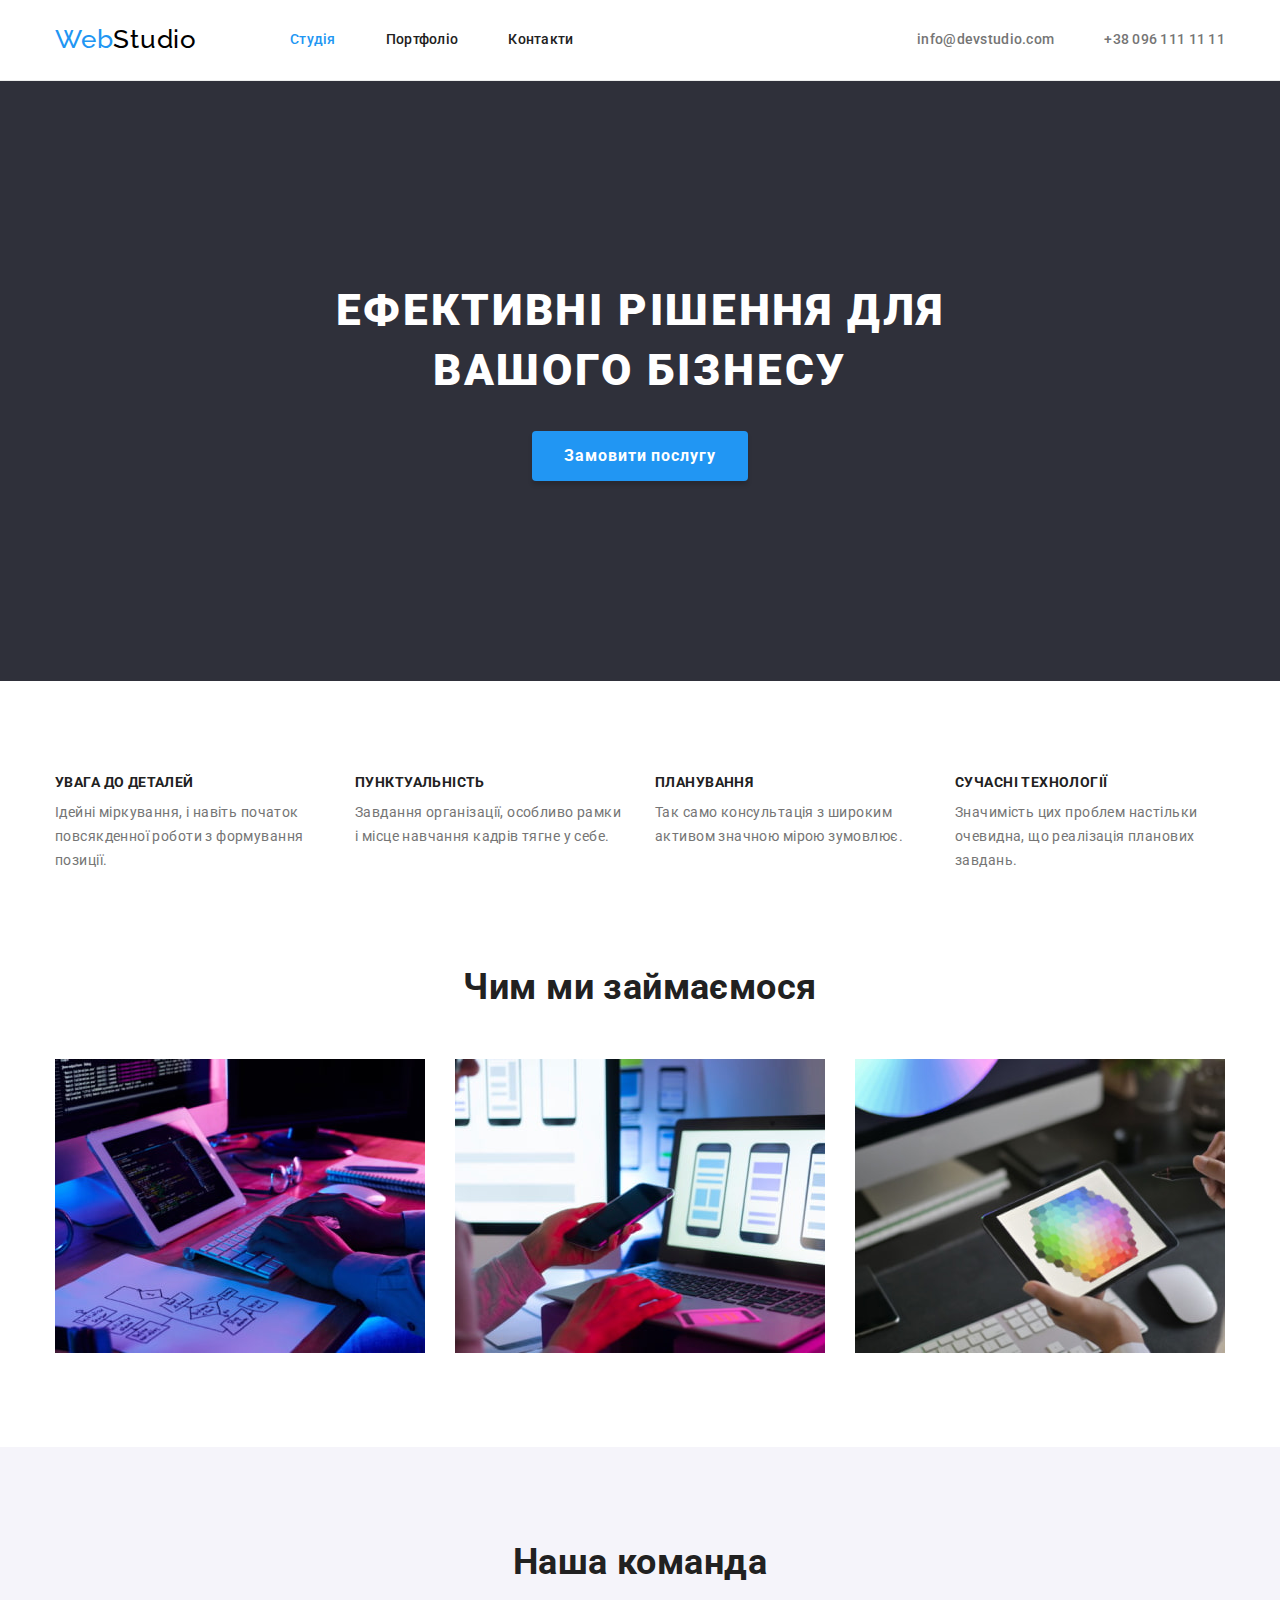
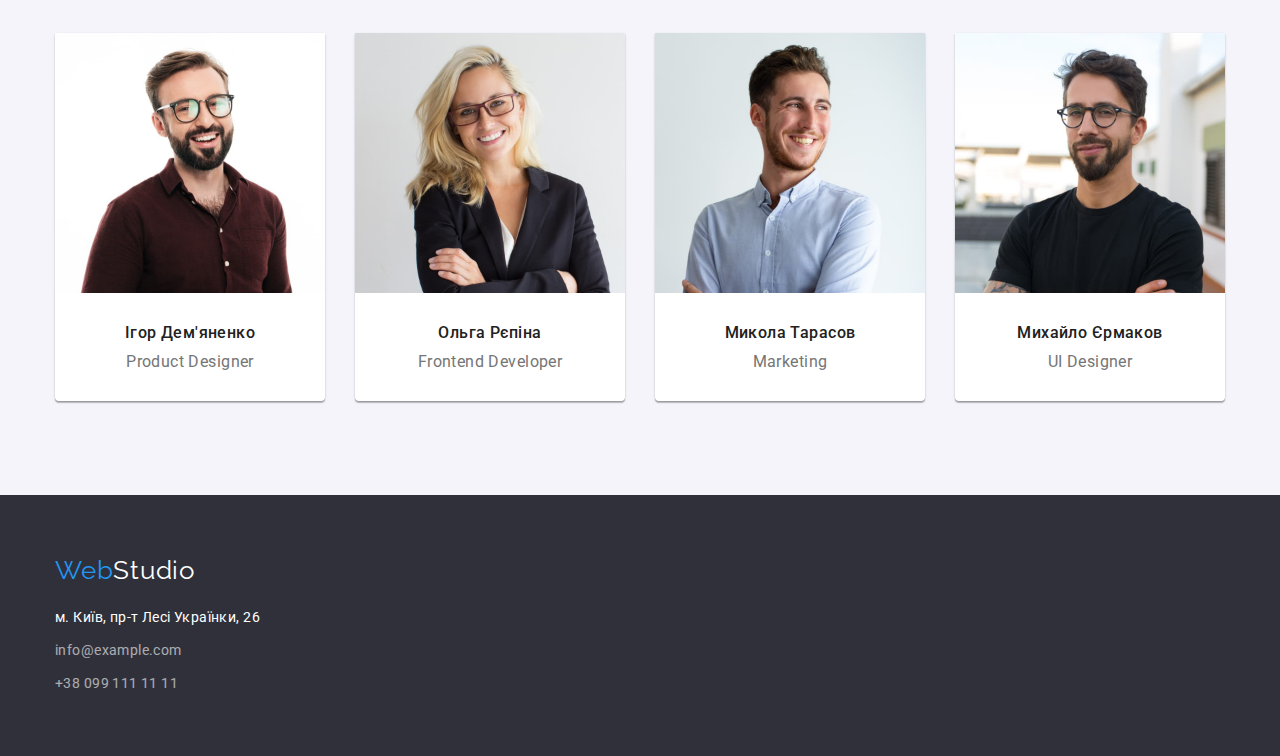
<file: index.html>
<!DOCTYPE html>
<html lang="uk">

<head>
    <meta charset="UTF-8">
    <meta http-equiv="X-UA-Compatible" content="IE=edge">
    <meta name="viewport" content="width=device-width, initial-scale=1.0">
    <title>WebStudio</title>
    <link rel="preconnect" href="https://fonts.googleapis.com">
    <link rel="preconnect" href="https://fonts.gstatic.com" crossorigin>
    <link href="https://fonts.googleapis.com/css2?family=Raleway:wght@700&family=Roboto:wght@400;500;700;900&display=swap" rel="stylesheet">
    <link rel="stylesheet" href="https://cdnjs.cloudflare.com/ajax/libs/modern-normalize/1.1.0/modern-normalize.min.css">
    <link rel="stylesheet" href="./css/styles.css">
</head>

<body>

    <header>

       <div class="container">
        <!-- Navigation -->
        <nav class="main-nav">
            <a href="./index.html" lang="en" class="logo"><span>Web</span>Studio</a>
            <ul class="list site-nav">
                <li><a href="./index.html" class="link current">Студія</a></li>
                <li><a href="./portfolio.html" class="link">Портфоліо</a></li>
                <li><a href="" class="link">Контакти</a></li>
            </ul>
        </nav>
        
        <!-- Contacts -->
        <ul class="list contact-list">
            <li><a href="mailto:info@devstudio.com" lang="en" class="link contact">info@devstudio.com</a></li>
            <li><a href="tel:+380961111111" class="link contact">+38 096 111 11 11</a></li>
        </ul>
       </div>

    </header>

    <main>

        <!-- Order a service -->
        <section class="order section">
            <div class="container">
                <h1 class="order-title">Ефективні рішення для вашого бізнесу</h1>
                <button type="button" class="primary-button">Замовити послугу</button>
            </div>
        </section>

        <!-- Our adventages -->
        <section class="adventage section">
           <div class="container">
            <h2 class="visually-hidden">Наші переваги</h2>
            <ul class="list adventage-list">
                <li>
                    <h3 class="adventage-title">УВАГА ДО ДЕТАЛЕЙ</h3>
                    <p class="adventage-desc">Ідейні міркування, і навіть початок повсякденної роботи з формування позиції.</p>
                </li>
                <li>
                    <h3 class="adventage-title">ПУНКТУАЛЬНІСТЬ</h3>
                    <p class="adventage-desc">Завдання організації, особливо рамки і місце навчання кадрів тягне у себе.</p>
                </li>
                <li>
                    <h3 class="adventage-title">ПЛАНУВАННЯ</h3>
                    <p class="adventage-desc">Так само консультація з широким активом значною мірою зумовлює.</p>
                </li>
                <li>
                    <h3 class="adventage-title">СУЧАСНІ ТЕХНОЛОГІЇ</h3>
                    <p class="adventage-desc">Значимість цих проблем настільки очевидна, що реалізація планових завдань.</p>
                </li>
            </ul>
           </div>
        </section>

        <!-- What we are doing -->
        <section class="work section">
           <div class="container">
            <h2 class="section-title">Чим ми займаємося</h2>
            <ul class="list work-list">
                <li>
                    <img src="./images/work/program-structure.jpg" alt="program-structure" width="370">
                </li>
                <li>
                    <img src="./images/work/flexibale-for-phone.jpg" alt="flexibale-for-phone" width="370">
                </li>
                <li>
                    <img src="./images/work/planshet-color.jpg" alt="planshet-color" width="370">
                </li>
            </ul>
           </div>
        </section>

        <!-- Our team -->
        <section class="team section">
            <div class="container">
                <h2 class="section-title">Наша команда</h2>
                <ul class="list team-list">
                    <li class="list-item">
                        <img src="./images/team/igor-demyanenko.jpg" alt="igor-demyanenko" width="270" class="hero-img">
                        <div class="team-info">
                            <h3 class="hero-title">Ігор Дем'яненко</h3>
                            <p class="hero-desc" lang="en">Product Designer</p>
                        </div>
                    </li>
                    <li class="list-item">
                        <img src="./images/team/olga-repina.jpg" alt="olga-repina" width="270" class="hero-img">
                        <div class="team-info">
                            <h3 class="hero-title">Ольга Рєпіна</h3>
                            <p class="hero-desc" lang="en">Frontend Developer</p>
                        </div>
                    </li>
                    <li class="list-item">
                        <img src="./images/team/nikolai-tarasov.jpg" alt="nikolai-tarasov" width="270" class="hero-img">
                        <div class="team-info">
                            <h3 class="hero-title">Микола Тарасов</h3>
                            <p class="hero-desc" lang="en">Marketing</p>
                        </div>
                    </li>
                    <li class="list-item">
                        <img src="./images/team/misha-ermakov.jpg" alt="misha-ermakov" width="270" class="hero-img">
                        <div class="team-info">
                            <h3 class="hero-title">Михайло Єрмаков</h3>
                            <p class="hero-desc" lang="en">UI Designer</p>
                        </div>
                    </li>
                </ul>
            </div>
        </section>
    </main>

    <footer class="footer">

        <div class="container">
            <!-- Address -->
            <a href="./index.html" lang="en" class="link logo"><span>Web</span>Studio</a>
            
            <address>
                <ul class="list">
                    <li class="address-item"><a href="" class="link">м. Київ, пр-т Лесі Українки, 26</a></li>
                    <li class="address-item"><a href="mailto:info@example.com" class="link contact">info@example.com</a></li>
                    <li class="address-item"><a href="tel:+380991111111" class="link contact">+38 099 111 11 11</a></li>
                </ul>
            </address>
        </div>
    </footer>

</body>

</html>
</file>
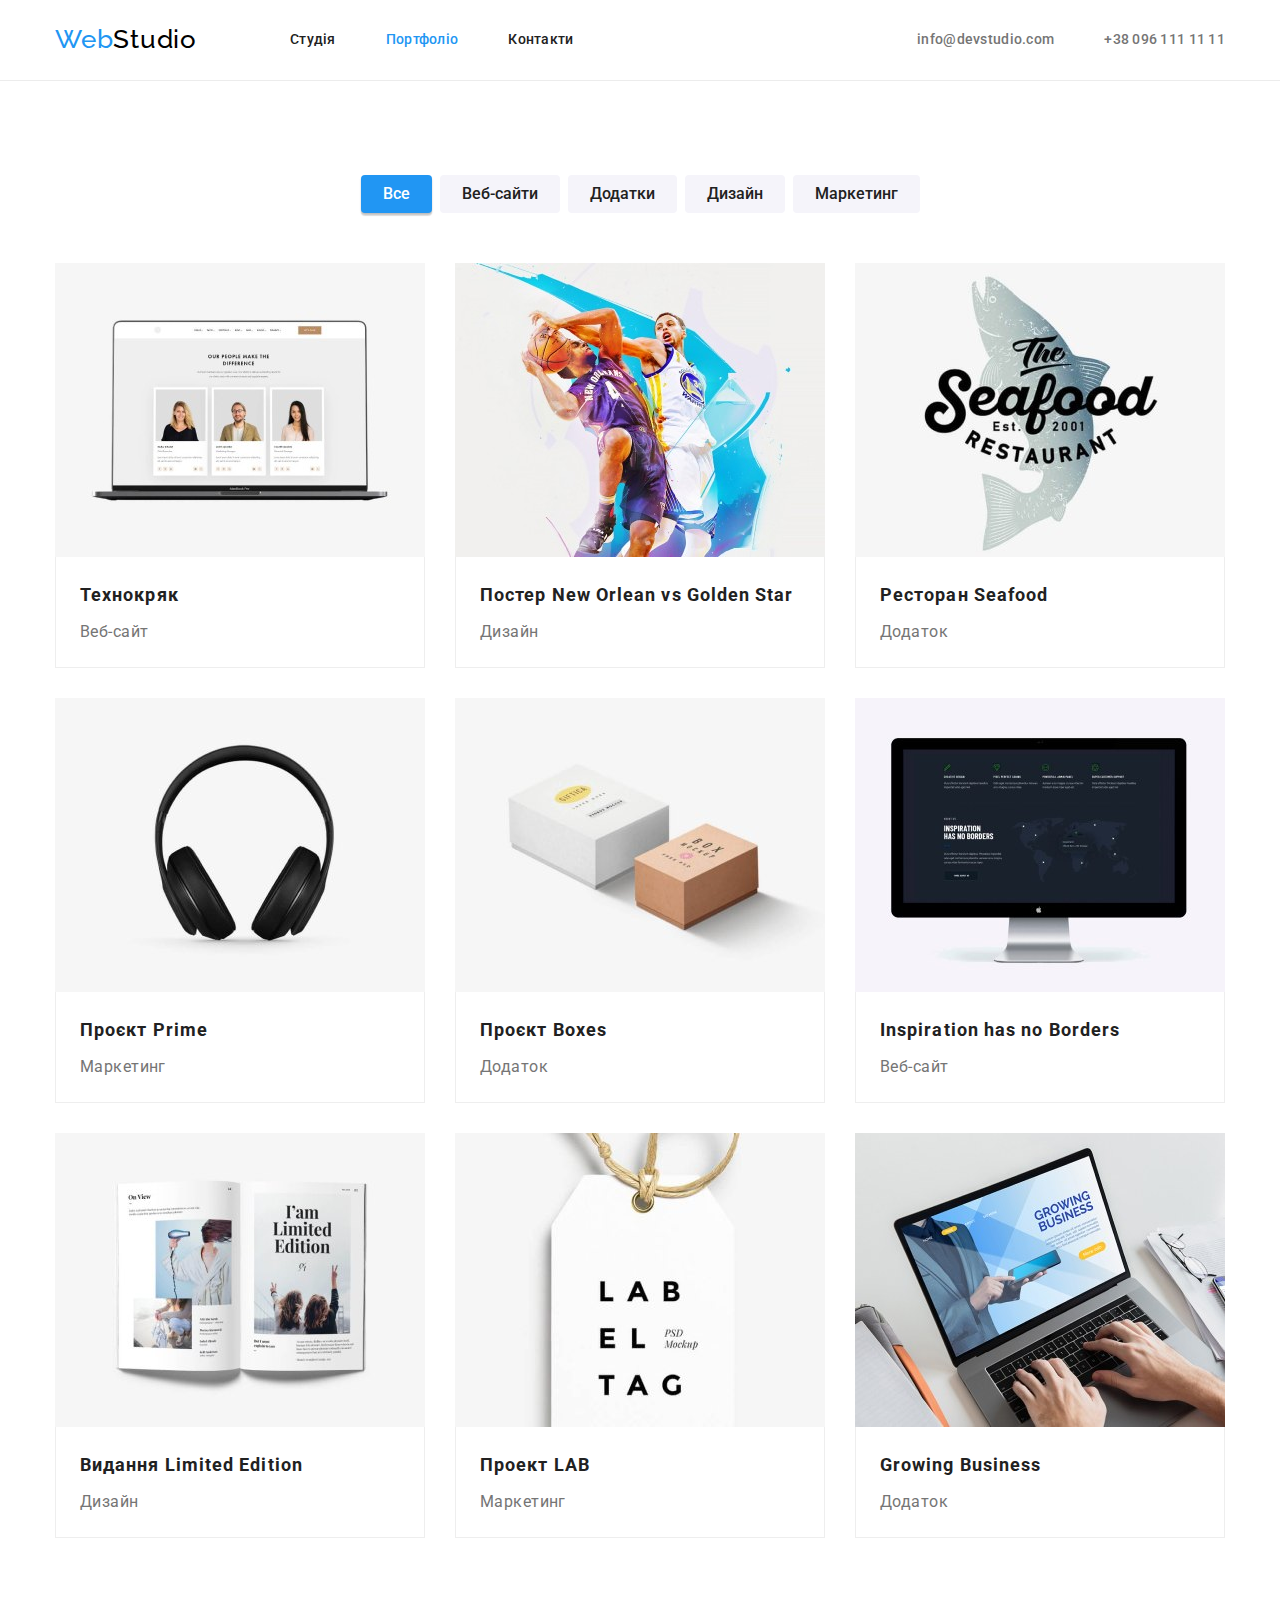
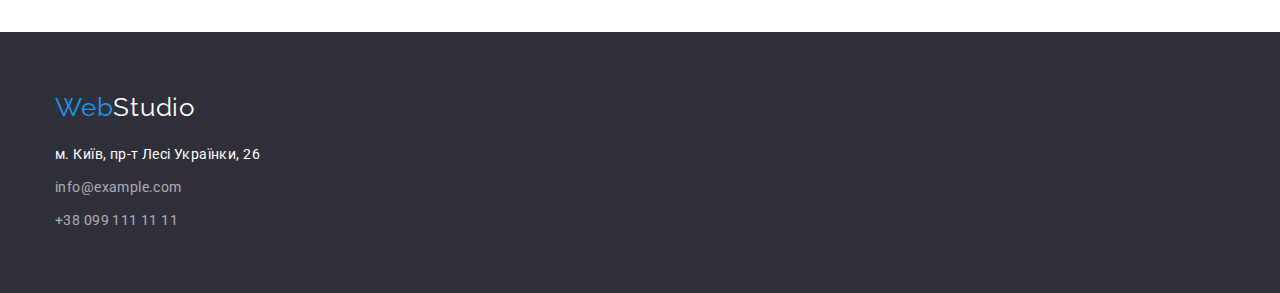
<file: portfolio.html>
<!DOCTYPE html>
<html lang="uk">

<head>
    <meta charset="UTF-8">
    <meta http-equiv="X-UA-Compatible" content="IE=edge">
    <meta name="viewport" content="width=device-width, initial-scale=1.0">
    <title>Portfolio</title>
    <link rel="preconnect" href="https://fonts.googleapis.com">
    <link rel="preconnect" href="https://fonts.gstatic.com" crossorigin>
    <link href="https://fonts.googleapis.com/css2?family=Raleway:wght@700&family=Roboto:wght@400;500;700;900&display=swap" rel="stylesheet">
    <link rel="stylesheet" href="https://cdnjs.cloudflare.com/ajax/libs/modern-normalize/1.1.0/modern-normalize.min.css">
    <link rel="stylesheet" href="./css/styles.css">
</head>

<body>

    <header>
    
        <div class="container">
            <!-- Navigation -->
            <nav class="main-nav">
                <a href="./index.html" lang="en" class="logo"><span>Web</span>Studio</a>
                <ul class="list site-nav">
                    <li><a href="./index.html" class="link">Студія</a></li>
                    <li><a href="./portfolio.html" class="link current">Портфоліо</a></li>
                    <li><a href="" class="link">Контакти</a></li>
                </ul>
            </nav>
    
            <!-- Contacts -->
            <ul class="list contact-list">
                <li><a href="mailto:info@devstudio.com" lang="en" class="link contact">info@devstudio.com</a></li>
                <li><a href="tel:+380961111111" class="link contact">+38 096 111 11 11</a></li>
            </ul>
        </div>
    
    </header>

    <main>
        <!-- Portfolio -->
        <section class="portfolio section">
        <div class="container">

                <h1 class="visually-hidden">Наші роботи</h1>
                <ul class="list button">
                    <li>
                        <button type="button" class="secondary-button current">Все</button>
                    </li>
                    <li>
                        <button type="button" class="secondary-button">Веб-сайти</button>
                    </li>
                    <li>
                        <button type="button" class="secondary-button">Додатки</button>
                    </li>
                    <li>
                        <button type="button" class="secondary-button">Дизайн</button>
                    </li>
                    <li>
                        <button type="button" class="secondary-button">Маркетинг</button>
                    </li>
                </ul>
                
                <ul class="list card-list">
                    <li class="card-item">
                        <img src="./images/portfolio/techno-kryak.jpg" alt="techno-kryak" width="370" class="card-img">
                        <div class="card-info">
                            <h2 class="card-title">Технокряк</h2>
                            <p class="card-desc">Веб-сайт</p>
                        </div>
                    </li>
                    <li class="card-item">
                        <img src="./images/portfolio/poster-no-vs-gs.jpg" alt="poster-no-vs-gs" width="370" class="card-img">
                        <div class="card-info">
                            <h2 class="card-title">Постер New Orlean vs Golden Star</h2>
                            <p class="card-desc">Дизайн</p>
                        </div>
                    </li>
                    <li class="card-item">
                        <img src="./images/portfolio/restaurant-seafood.jpg" alt="restaurant-seafood" width="370" class="card-img">
                        <div class="card-info">
                            <h2 class="card-title">Ресторан Seafood</h2>
                            <p class="card-desc">Додаток</p>
                        </div>
                    </li>
                    <li class="card-item">
                        <img src="./images/portfolio/project-prime.jpg" alt="project-prime" width="370" class="card-img">
                        <div class="card-info">
                            <h2 class="card-title">Проєкт Prime</h2>
                            <p class="card-desc">Маркетинг</p>
                        </div>
                    </li>
                    <li class="card-item">
                        <img src="./images/portfolio/project-boxes.jpg" alt="project-boxes" width="370" class="card-img">
                        <div class="card-info">
                            <h2 class="card-title">Проєкт Boxes</h2>
                            <p class="card-desc">Додаток</p>
                        </div>
                    </li>
                    <li class="card-item">
                        <img src="./images/portfolio/inspirarion-no-borders.jpg" alt="inspirarion-has-no-borders" width="370" class="card-img">
                        <div class="card-info">
                            <h2 class="card-title">Inspiration has no Borders</h2>
                            <p class="card-desc">Веб-сайт</p>
                        </div>
                    </li>
                    <li class="card-item">
                        <img src="./images/portfolio/limited-edition.jpg" alt="limited-edition" width="370" class="card-img">
                        <div class="card-info">
                            <h2 class="card-title">Видання Limited Edition</h2>
                            <p class="card-desc">Дизайн</p>
                        </div>
                    </li>
                    <li class="card-item">
                        <img src="./images/portfolio/project-lab.jpg" alt="project-lab" width="370" class="card-img">
                        <div class="card-info">
                            <h2 class="card-title">Проект LAB</h2>
                            <p class="card-desc">Маркетинг</p>
                        </div>
                    </li>
                    <li class="card-item">
                        <img src="./images/portfolio/growing-business.jpg" alt="growing-business" width="370" class="card-img">
                        <div class="card-info">
                            <h2 class="card-title">Growing Business</h2>
                            <p class="card-desc">Додаток</p>
                        </div>
                    </li>
                </ul>

        </div>
        </section>

    </main>

    <footer class="footer">
    
        <div class="container">
            <!-- Address -->
            <a href="./index.html" lang="en" class="link logo"><span>Web</span>Studio</a>
    
            <address>
                <ul class="list">
                    <li class="address-item"><a href="" class="link">м. Київ, пр-т Лесі Українки, 26</a></li>
                    <li class="address-item"><a href="mailto:info@example.com" class="link contact">info@example.com</a>
                    </li>
                    <li class="address-item"><a href="tel:+380991111111" class="link contact">+38 099 111 11 11</a></li>
                </ul>
            </address>
        </div>
    </footer>

</body>

</html>
</file>
<file: css/styles.css>
/* main color for text: #757575; */
/* main color for text in header: #212121; */
/* secondary color for text: #FFFFFF; */
/* color accent: #2196F3 */

/* main background color: #FFFFFF; */
/* secondary background color: #2F303A */
/* another background color: #F5F4FA */

/* common selectors */
:root {
    --primary-text-color: #757575;
    --title-text-color: #212121;
    --accent-color: #2196F3;
    --primary-white-color: #FFFFFF;
    --secondary-white-color: #F5F4FA;
    --secondary-background-color: #2F303A;
}

body {
    background-color: var(--primary-white-color);
    color: var(--primary-text-color);
    font-family: 'Roboto', sans-serif;
    letter-spacing: 0.03em;
    font-size: 14px;
}

.list {
    list-style: none;
    margin: 0;
    padding: 0;
}

.link {
    text-decoration: none;
}

.link.current {
    color: var(--accent-color);
}

.visually-hidden {
    position: absolute;
    width: 1px;
    height: 1px;
    margin: -1px;
    border: 0;
    padding: 0;
    white-space: nowrap;
    clip-path: inset(100%);
    clip: rect(0 0 0 0);
    overflow: hidden;
}

button {
    cursor: pointer;
}

.container {
    margin: 0 auto;
    width: 1200px;
    padding: 0 15px;
}

h1, h2, h3, h4, h5, h6 {
    margin: 0px;
}

p {
    margin: 0px;
}

.section {
    padding-top: 94px;
    padding-bottom: 94px;
}

/* HEADER */
header {
    font-weight: 500;
    line-height: 1.14;
    letter-spacing: 0.02em;
    border-bottom: 1px solid #ECECEC;
}

header .container {
    display: flex;
    align-items: center;
}

.main-nav {
    display: flex;
    align-items: center;
}

/* logo */
nav .logo {
    margin-right: 93px;

    text-decoration: none;
    color: #000000;
}

.logo span {
    color: var(--accent-color);
}

.logo {
    font-family: 'Raleway', sans-serif;
    font-size: 26px;
    line-height: 1.2;
    letter-spacing: 0.03em;
}

.site-nav {
    display: flex;
}

.site-nav li:not(:last-child) {
    margin-right: 50px;
}

/* links for pages */
nav .link {
    display: block;
    padding-top: 32px;
    padding-bottom: 32px;

    color: var(--title-text-color);
}

nav .link:hover,
nav .link:focus {
    color: var(--accent-color);
}

/* Contacts */
.contact-list {
    display: flex;
    margin-left: auto;
}

.contact-list .link {
    padding-top: 32px;
    padding-bottom: 32px;
}

.contact-list li:not(:last-child) {
    margin-right: 50px;
}

.contact {
    color: var(--primary-text-color);
}

.contact:hover,
.contact:focus {
    color: var(--accent-color);
}

/* MAIN */
/* Order a service */
.order {
    background-color: var(--secondary-background-color);
    padding-top: 200px;
    padding-bottom: 200px;
    text-align: center;
}

.order-title {
    margin-right: auto;
    margin-left: auto;
    margin-bottom:30px;
    width: 696px;
    

    color: var(--primary-white-color);
    font-weight: 900;
    font-size: 44px;
    line-height: 1.36;
    text-align: center;
    letter-spacing: 0.06em;
    text-transform: uppercase;
}

.primary-button {
    padding: 10px 32px;
    box-shadow: 0px 4px 4px rgba(0, 0, 0, 0.15);
    border-radius: 4px;
    min-width: 216px;
    min-height: 50px;

    color: var(--primary-white-color);
    background-color: var(--accent-color);
    border: 0px;
    font-family: inherit;
    font-weight: 700;
    font-size: 16px;
    line-height: 1.88;
    text-align: center;
    letter-spacing: 0.06em;
}

/* Our adventages */
.adventage {
    padding-top: 94px;
    padding-bottom: 0px;
}

.adventage-list {
    display: flex;
}

.adventage-list li:not(:last-child) {
    margin-right: 30px;
}

.adventage-title {
    margin-bottom: 10px;

    color: var(--title-text-color);
    font-size: 14px;
    line-height: 1.14;
    text-transform: uppercase;
}

.adventage-desc {
    width: 270px;
    line-height: 1.71;
}

/* What we are doing */
.work img {
    display: block;
}

.work-list {
    display: flex;
}

.work-list li:not(:last-child) {
    margin-right: 30px;
}

.section-title {
    margin-bottom: 50px;

    color: var(--title-text-color);
    font-size: 36px;
    line-height: 1.17;
    text-align: center;
}

/* Our team */
.team {
    background-color: var(--secondary-white-color);
}

.team-list {
    display: flex;
}

.team-list li:not(:last-child) {
    margin-right: 30px;
}

.team .list-item {
    width: 270px;
    text-align: center;

    background: #FFFFFF;
    box-shadow: 0px 1px 3px rgba(0, 0, 0, 0.12), 0px 1px 1px rgba(0, 0, 0, 0.14), 0px 2px 1px rgba(0, 0, 0, 0.2);
    border-radius: 0px 0px 4px 4px;
}

.hero-img {
    display: block;
}

.team-info {
    padding-top: 30px;
    padding-bottom: 30px;
}

.hero-title {
    margin-bottom: 10px;

    color: var(--title-text-color);
    font-weight: 500;
    font-size: 16px;
    line-height: 1.2;
}

.hero-desc {
    font-size: 16px;
    line-height: 1.2;
}


/* FOOTER */
/* address */
.footer {
    padding-top: 60px;
    padding-bottom: 60px;
    background-color: var(--secondary-background-color);
}
.link.logo {
    display: inline-block;
    margin-bottom: 20px;
}

footer .link {
    color: var(--primary-white-color);
}

address .link {
    font-style: normal;
    line-height: 1.71;
}

address .contact {
    opacity: 0.6;
}

.address-item:not(:last-child){
    margin-bottom: 9px;
}

/* PORTFOLIO PAGE */


/* buttons */
.list.button {
    display: flex;
    justify-content: center;
    margin-bottom: 50px;
}

.list.button li:not(:last-child) {
    margin-right: 8px;
}

.secondary-button {
    padding: 6px 22px;
    border-radius: 4px;

    color: var(--title-text-color);
    background-color: var(--secondary-white-color);
    border: 0px;

    font-family: inherit;
    font-weight: 500;
    font-size: 16px;
    line-height: 1.62;
    text-align: center;
}

.secondary-button:hover,
.secondary-button:focus {
    color: var(--primary-white-color);
    background-color: var(--accent-color);
    box-shadow: 0px 3px 1px rgba(0, 0, 0, 0.1), 0px 1px 2px rgba(0, 0, 0, 0.08), 0px 2px 2px rgba(0, 0, 0, 0.12);
}

.secondary-button.current {
    color: var(--primary-white-color);
    background-color: var(--accent-color);
    box-shadow: 0px 3px 1px rgba(0, 0, 0, 0.1), 0px 1px 2px rgba(0, 0, 0, 0.08), 0px 2px 2px rgba(0, 0, 0, 0.12);
}

/* Cards */
.card-list {
    display: flex;
    flex-wrap: wrap;
    margin: -15px;
}
.card-item {
    width: 370px;
    margin: 15px;

    background: var(--primary-white-color);
    border: 1px solid #EEEEEE;
}

.card-img {
    display: block;
    margin: -1px 0 0 -1px;
}

.card-info {
    padding: 20px 24px;
}

.card-title {
    margin-bottom: 4px;
    color: var(--title-text-color);
    font-size: 18px;
    line-height: 2;
    letter-spacing: 0.06em;
}

.card-desc {
    max-width: 322px;
    
    font-size: 16px;
    line-height: 1.88;
}
</file>
